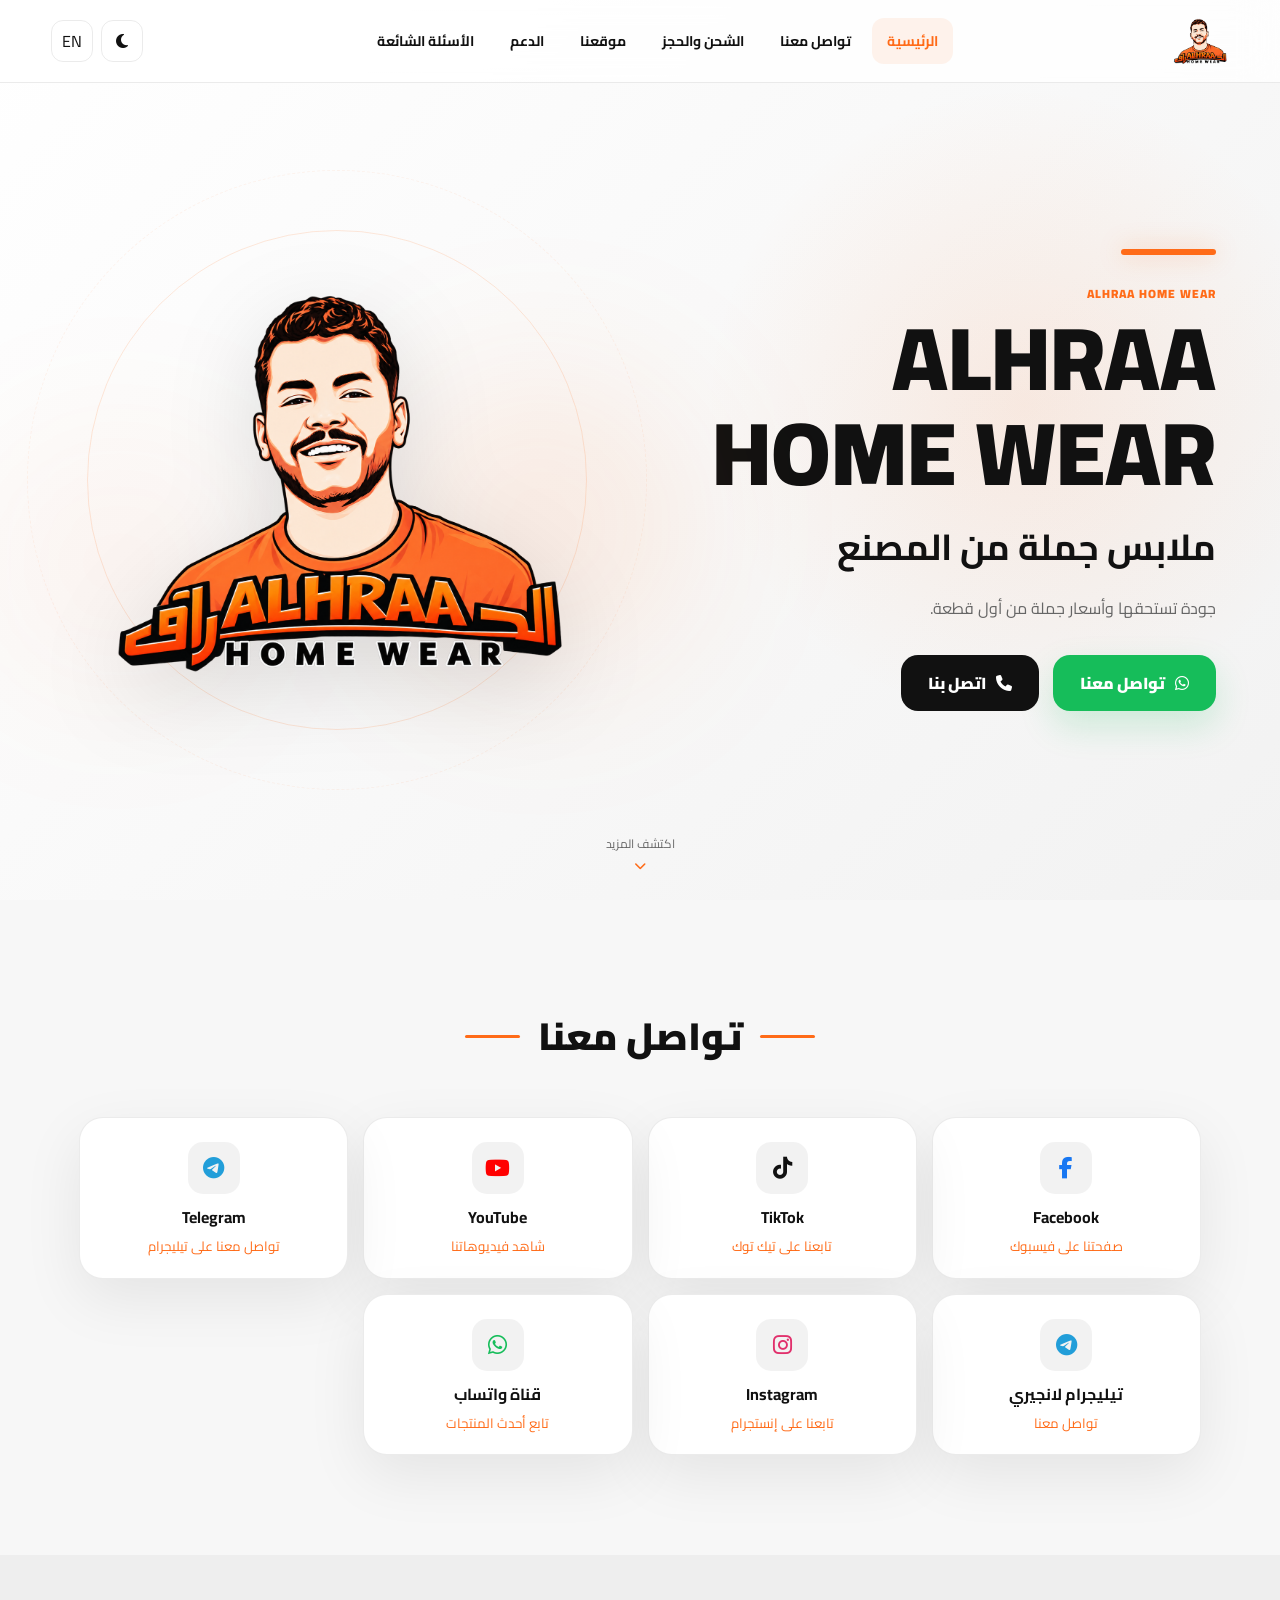
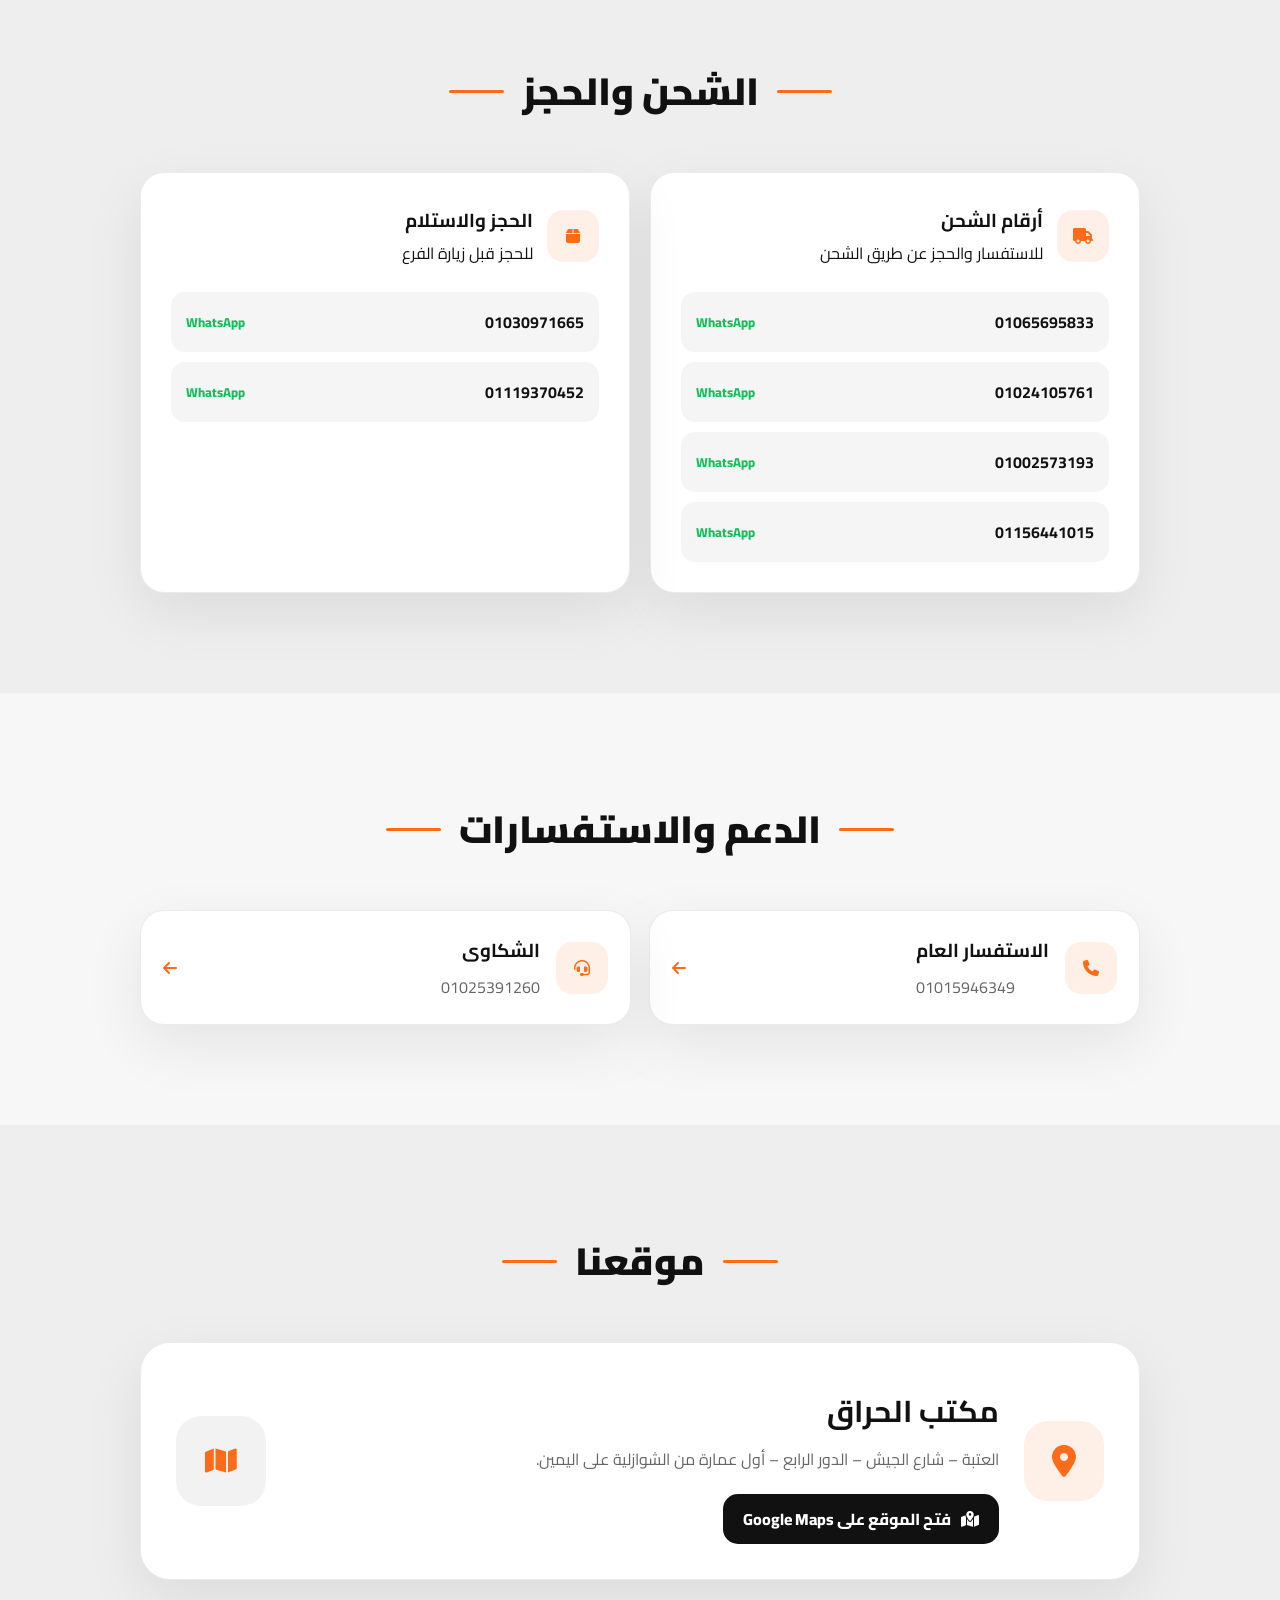
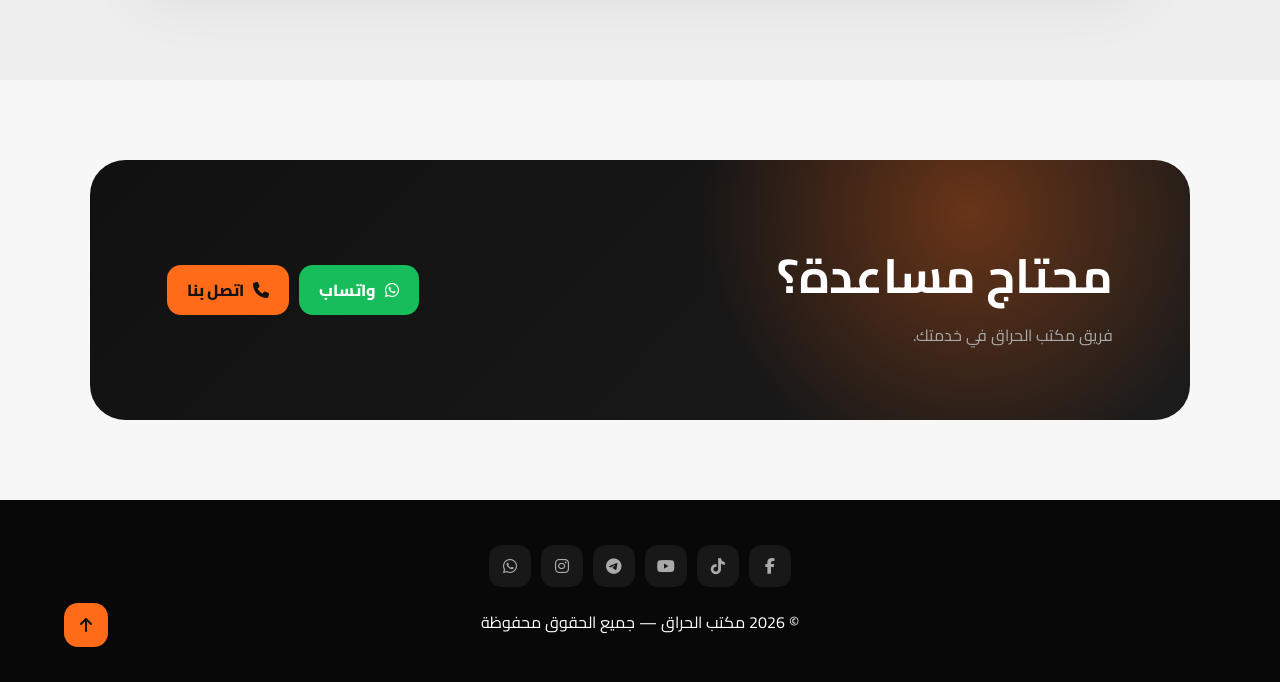
<file: index.html>
<!DOCTYPE html>
<html lang="ar" dir="rtl">

<head>

    <meta charset="UTF-8">

    <meta
        name="viewport"
        content="width=device-width, initial-scale=1.0, viewport-fit=cover"
    >

    <meta
        name="description"
        content="مكتب الحراق - ALHRAA Home Wear. ملابس جملة من المصنع، شراء وحجز وشحن داخل مصر وخارجها."
    >

    <meta
        name="theme-color"
        content="#080808"
    >

    <title>مكتب الحراق | ALHRAA</title>

    <link
        rel="stylesheet"
        href="style.css"
    >

    <link
        rel="stylesheet"
        href="https://cdnjs.cloudflare.com/ajax/libs/font-awesome/6.5.2/css/all.min.css"
    >

</head>


<body>


<!-- =====================================================
     HEADER
===================================================== -->

<header class="header" id="header">

    <div class="header-container">


        <a
            href="#home"
            class="brand"
            aria-label="ALHRAA Home"
        >

            <img
                src="assets/images/logo.png"
                alt="ALHRAA Home Wear"
            >

        </a>


        <nav
            class="nav"
            id="main-nav"
        >

            <a
                href="#home"
                data-ar="الرئيسية"
                data-en="Home"
            >
                الرئيسية
            </a>


            <a
                href="#contact"
                data-ar="تواصل معنا"
                data-en="Contact"
            >
                تواصل معنا
            </a>


            <a
                href="#shipping"
                data-ar="الشحن والحجز"
                data-en="Shipping & Booking"
            >
                الشحن والحجز
            </a>


            <a
                href="#location"
                data-ar="موقعنا"
                data-en="Location"
            >
                موقعنا
            </a>


            <a
                href="#support"
                data-ar="الدعم"
                data-en="Support"
            >
                الدعم
            </a>


            <a
                href="faq.html"
                data-ar="الأسئلة الشائعة"
                data-en="FAQ"
            >
                الأسئلة الشائعة
            </a>

        </nav>


        <div class="controls">

            <button
                id="theme-toggle"
                class="control-btn"
                type="button"
                aria-label="Toggle theme"
            >

                <i class="fa-solid fa-moon"></i>

            </button>


            <button
                id="language-toggle"
                class="language-btn"
                type="button"
                aria-label="Change language"
            >
                EN
            </button>


            <button
                id="menu-toggle"
                class="menu-btn"
                type="button"
                aria-label="Open menu"
                aria-expanded="false"
            >

                <i class="fa-solid fa-bars"></i>

            </button>

        </div>

    </div>

</header>



<!-- =====================================================
     HERO
===================================================== -->

<main>

<section
    class="hero"
    id="home"
>

    <div class="hero-content">


        <div class="hero-text reveal">

            <div class="orange-line"></div>

            <span
                class="eyebrow"
                data-ar="ALHRAA HOME WEAR"
                data-en="ALHRAA HOME WEAR"
            >
                ALHRAA HOME WEAR
            </span>


            <h1 class="brand-title">

                <span>ALHRAA</span>

                <span>HOME WEAR</span>

            </h1>


            <h2
                data-ar="ملابس جملة من المصنع"
                data-en="Wholesale Clothing Direct From The Factory"
            >
                ملابس جملة من المصنع
            </h2>


            <p
                data-ar="جودة تستحقها وأسعار جملة من أول قطعة."
                data-en="Quality you deserve with wholesale prices from the first piece."
            >
                جودة تستحقها وأسعار جملة من أول قطعة.
            </p>


            <div class="hero-buttons">

                <a
                    href="https://wa.me/201015946349"
                    target="_blank"
                    rel="noopener noreferrer"
                    class="btn whatsapp-btn"
                >

                    <i class="fa-brands fa-whatsapp"></i>

                    <span
                        data-ar="تواصل معنا"
                        data-en="Contact Us"
                    >
                        تواصل معنا
                    </span>

                </a>


                <a
                    href="tel:01015946349"
                    class="btn call-btn"
                >

                    <i class="fa-solid fa-phone"></i>

                    <span
                        data-ar="اتصل بنا"
                        data-en="Call Us"
                    >
                        اتصل بنا
                    </span>

                </a>

            </div>

        </div>



        <div class="hero-logo reveal">

            <div class="logo-orbit orbit-one"></div>

            <div class="logo-orbit orbit-two"></div>

            <div class="hero-glow glow-one"></div>

            <div class="hero-glow glow-two"></div>


            <img
                src="assets/images/logo.png"
                alt="ALHRAA Home Wear"
            >

        </div>

    </div>


    <div class="scroll-hint">

        <span
            data-ar="اكتشف المزيد"
            data-en="Discover More"
        >
            اكتشف المزيد
        </span>

        <i class="fa-solid fa-chevron-down"></i>

    </div>

</section>



<!-- =====================================================
     SOCIAL
===================================================== -->

<section
    class="section"
    id="contact"
>

    <div class="section-title reveal">

        <span></span>

        <h2
            data-ar="تواصل معنا"
            data-en="Contact Us"
        >
            تواصل معنا
        </h2>

        <span></span>

    </div>


    <div class="social-grid">


        <a
            href="https://www.facebook.com/Asdfghjklz0789/"
            target="_blank"
            rel="noopener noreferrer"
            class="social-card facebook reveal"
        >

            <div class="social-icon">
                <i class="fa-brands fa-facebook-f"></i>
            </div>

            <strong>Facebook</strong>

            <small
                data-ar="صفحتنا على فيسبوك"
                data-en="Our Facebook Page"
            >
                صفحتنا على فيسبوك
            </small>

        </a>



        <a
            href="https://www.tiktok.com/@youssefshaban.21"
            target="_blank"
            rel="noopener noreferrer"
            class="social-card tiktok reveal"
        >

            <div class="social-icon">
                <i class="fa-brands fa-tiktok"></i>
            </div>

            <strong>TikTok</strong>

            <small
                data-ar="تابعنا على تيك توك"
                data-en="Follow us on TikTok"
            >
                تابعنا على تيك توك
            </small>

        </a>



        <a
            href="https://www.youtube.com/@youssefshaban.21"
            target="_blank"
            rel="noopener noreferrer"
            class="social-card youtube reveal"
        >

            <div class="social-icon">
                <i class="fa-brands fa-youtube"></i>
            </div>

            <strong>YouTube</strong>

            <small
                data-ar="شاهد فيديوهاتنا"
                data-en="Watch Our Videos"
            >
                شاهد فيديوهاتنا
            </small>

        </a>



        <a
            href="https://t.me/dw86gWIP5mJmNmY0"
            target="_blank"
            rel="noopener noreferrer"
            class="social-card telegram reveal"
        >

            <div class="social-icon">
                <i class="fa-brands fa-telegram"></i>
            </div>

            <strong>Telegram</strong>

            <small
                data-ar="تواصل معنا على تيليجرام"
                data-en="Contact us on Telegram"
            >
                تواصل معنا على تيليجرام
            </small>

        </a>



        <a
            href="https://t.me/edghyi"
            target="_blank"
            rel="noopener noreferrer"
            class="social-card telegram reveal"
        >

            <div class="social-icon">
                <i class="fa-brands fa-telegram"></i>
            </div>

            <strong
                data-ar="تيليجرام لانجيري"
                data-en="Lingerie Telegram"
            >
                تيليجرام لانجيري
            </strong>

            <small
                data-ar="تواصل معنا"
                data-en="Contact Us"
            >
                تواصل معنا
            </small>

        </a>



        <a
            href="https://www.instagram.com/youssef_shabaan21/"
            target="_blank"
            rel="noopener noreferrer"
            class="social-card instagram reveal"
        >

            <div class="social-icon">
                <i class="fa-brands fa-instagram"></i>
            </div>

            <strong>Instagram</strong>

            <small
                data-ar="تابعنا على إنستجرام"
                data-en="Follow us on Instagram"
            >
                تابعنا على إنستجرام
            </small>

        </a>



        <a
            href="https://whatsapp.com/channel/0029VaPSpGYld7nGLLQtTl21"
            target="_blank"
            rel="noopener noreferrer"
            class="social-card whatsapp reveal"
        >

            <div class="social-icon">
                <i class="fa-brands fa-whatsapp"></i>
            </div>

            <strong
                data-ar="قناة واتساب"
                data-en="WhatsApp Channel"
            >
                قناة واتساب
            </strong>

            <small
                data-ar="تابع أحدث المنتجات"
                data-en="Follow Our Latest Products"
            >
                تابع أحدث المنتجات
            </small>

        </a>

    </div>

</section>



<!-- =====================================================
     SHIPPING
===================================================== -->

<section
    class="section section-alt"
    id="shipping"
>

    <div class="section-title reveal">

        <span></span>

        <h2
            data-ar="الشحن والحجز"
            data-en="Shipping & Booking"
        >
            الشحن والحجز
        </h2>

        <span></span>

    </div>


    <div class="cards-grid">


        <div class="info-card reveal">

            <div class="card-heading">

                <div class="card-icon">

                    <i class="fa-solid fa-truck"></i>

                </div>

                <div>

                    <h3
                        data-ar="أرقام الشحن"
                        data-en="Shipping Numbers"
                    >
                        أرقام الشحن
                    </h3>

                    <p
                        data-ar="للاستفسار والحجز عن طريق الشحن"
                        data-en="For shipping inquiries and orders"
                    >
                        للاستفسار والحجز عن طريق الشحن
                    </p>

                </div>

            </div>


            <div class="phone-list">

                <a href="https://wa.me/201065695833" target="_blank" rel="noopener noreferrer">
                    <b>01065695833</b>
                    <span>WhatsApp</span>
                </a>

                <a href="https://wa.me/201024105761" target="_blank" rel="noopener noreferrer">
                    <b>01024105761</b>
                    <span>WhatsApp</span>
                </a>

                <a href="https://wa.me/201002573193" target="_blank" rel="noopener noreferrer">
                    <b>01002573193</b>
                    <span>WhatsApp</span>
                </a>

                <a href="https://wa.me/201156441015" target="_blank" rel="noopener noreferrer">
                    <b>01156441015</b>
                    <span>WhatsApp</span>
                </a>

            </div>

        </div>



        <div class="info-card reveal">

            <div class="card-heading">

                <div class="card-icon">

                    <i class="fa-solid fa-box"></i>

                </div>

                <div>

                    <h3
                        data-ar="الحجز والاستلام"
                        data-en="Booking & Pickup"
                    >
                        الحجز والاستلام
                    </h3>

                    <p
                        data-ar="للحجز قبل زيارة الفرع"
                        data-en="Book before visiting the branch"
                    >
                        للحجز قبل زيارة الفرع
                    </p>

                </div>

            </div>


            <div class="phone-list">

                <a href="https://wa.me/201030971665" target="_blank" rel="noopener noreferrer">
                    <b>01030971665</b>
                    <span>WhatsApp</span>
                </a>

                <a href="https://wa.me/201119370452" target="_blank" rel="noopener noreferrer">
                    <b>01119370452</b>
                    <span>WhatsApp</span>
                </a>

            </div>

        </div>

    </div>

</section>



<!-- =====================================================
     SUPPORT
===================================================== -->

<section class="section">

    <div class="section-title reveal">

        <span></span>

        <h2
            data-ar="الدعم والاستفسارات"
            data-en="Support & Inquiries"
        >
            الدعم والاستفسارات
        </h2>

        <span></span>

    </div>


    <div class="support-grid">


        <a
            href="tel:01015946349"
            class="support-card reveal"
        >

            <div class="support-icon">

                <i class="fa-solid fa-phone"></i>

            </div>

            <div>

                <h3
                    data-ar="الاستفسار العام"
                    data-en="General Inquiries"
                >
                    الاستفسار العام
                </h3>

                <p>01015946349</p>

            </div>

            <b>
                <i class="fa-solid fa-arrow-left"></i>
            </b>

        </a>



        <a
            href="tel:01025391260"
            class="support-card reveal"
        >

            <div class="support-icon">

                <i class="fa-solid fa-headset"></i>

            </div>

            <div>

                <h3
                    data-ar="الشكاوى"
                    data-en="Complaints"
                >
                    الشكاوى
                </h3>

                <p>01025391260</p>

            </div>

            <b>
                <i class="fa-solid fa-arrow-left"></i>
            </b>

        </a>

    </div>

</section>



<!-- =====================================================
     LOCATION
===================================================== -->

<section
    class="location-section"
    id="location"
>

    <div class="section-title reveal">

        <span></span>

        <h2
            data-ar="موقعنا"
            data-en="Our Location"
        >
            موقعنا
        </h2>

        <span></span>

    </div>


    <div class="location-card reveal">


        <div class="location-icon">

            <i class="fa-solid fa-location-dot"></i>

        </div>


        <div class="location-text">

            <h3
                data-ar="مكتب الحراق"
                data-en="ALHRAA Office"
            >
                مكتب الحراق
            </h3>


            <p
                data-ar="العتبة – شارع الجيش – الدور الرابع – أول عمارة من الشوازلية على اليمين."
                data-en="Al Ataba – El Geish Street – 4th Floor – First building from El Shawazleya on the right."
            >
                العتبة – شارع الجيش – الدور الرابع – أول عمارة من الشوازلية على اليمين.
            </p>


            <a
                href="https://www.google.com/maps/search/?api=1&query=مكتب%20الحراق%20العتبة"
                target="_blank"
                rel="noopener noreferrer"
                class="maps-btn"
            >

                <i class="fa-solid fa-map-location-dot"></i>

                <span
                    data-ar="فتح الموقع على Google Maps"
                    data-en="Open in Google Maps"
                >
                    فتح الموقع على Google Maps
                </span>

            </a>

        </div>


        <div class="map-badge">

            <i class="fa-solid fa-map"></i>

        </div>

    </div>

</section>



<!-- =====================================================
     SUPPORT BANNER
===================================================== -->

<section
    class="support-banner reveal"
    id="support"
>

    <div>

        <h2
            data-ar="محتاج مساعدة؟"
            data-en="Need Help?"
        >
            محتاج مساعدة؟
        </h2>

        <p
            data-ar="فريق مكتب الحراق في خدمتك."
            data-en="ALHRAA team is here to help you."
        >
            فريق مكتب الحراق في خدمتك.
        </p>

    </div>


    <div class="support-actions">

        <a
            href="https://wa.me/201015946349"
            target="_blank"
            rel="noopener noreferrer"
            class="support-btn green"
        >

            <i class="fa-brands fa-whatsapp"></i>

            <span
                data-ar="واتساب"
                data-en="WhatsApp"
            >
                واتساب
            </span>

        </a>


        <a
            href="tel:01015946349"
            class="support-btn orange"
        >

            <i class="fa-solid fa-phone"></i>

            <span
                data-ar="اتصل بنا"
                data-en="Call Us"
            >
                اتصل بنا
            </span>

        </a>

    </div>

</section>

</main>



<!-- =====================================================
     FOOTER
===================================================== -->

<footer class="footer">


    <div class="footer-social">


        <a
            href="https://www.facebook.com/Asdfghjklz0789/"
            target="_blank"
            rel="noopener noreferrer"
            aria-label="Facebook"
        >
            <i class="fa-brands fa-facebook-f"></i>
        </a>


        <a
            href="https://www.tiktok.com/@youssefshaban.21"
            target="_blank"
            rel="noopener noreferrer"
            aria-label="TikTok"
        >
            <i class="fa-brands fa-tiktok"></i>
        </a>


        <a
            href="https://www.youtube.com/@youssefshaban.21"
            target="_blank"
            rel="noopener noreferrer"
            aria-label="YouTube"
        >
            <i class="fa-brands fa-youtube"></i>
        </a>


        <a
            href="https://t.me/dw86gWIP5mJmNmY0"
            target="_blank"
            rel="noopener noreferrer"
            aria-label="Telegram"
        >
            <i class="fa-brands fa-telegram"></i>
        </a>


        <a
            href="https://www.instagram.com/youssef_shabaan21/"
            target="_blank"
            rel="noopener noreferrer"
            aria-label="Instagram"
        >
            <i class="fa-brands fa-instagram"></i>
        </a>


        <a
            href="https://whatsapp.com/channel/0029VaPSpGYld7nGLLQtTl21"
            target="_blank"
            rel="noopener noreferrer"
            aria-label="WhatsApp"
        >
            <i class="fa-brands fa-whatsapp"></i>
        </a>

    </div>


    <p>

        © <span id="current-year">2026</span>

        مكتب الحراق — جميع الحقوق محفوظة

    </p>


    <button
        id="top-button"
        type="button"
        aria-label="Back to top"
    >

        <i class="fa-solid fa-arrow-up"></i>

    </button>

</footer>



<script src="script.js"></script>

</body>

</html>
</file>
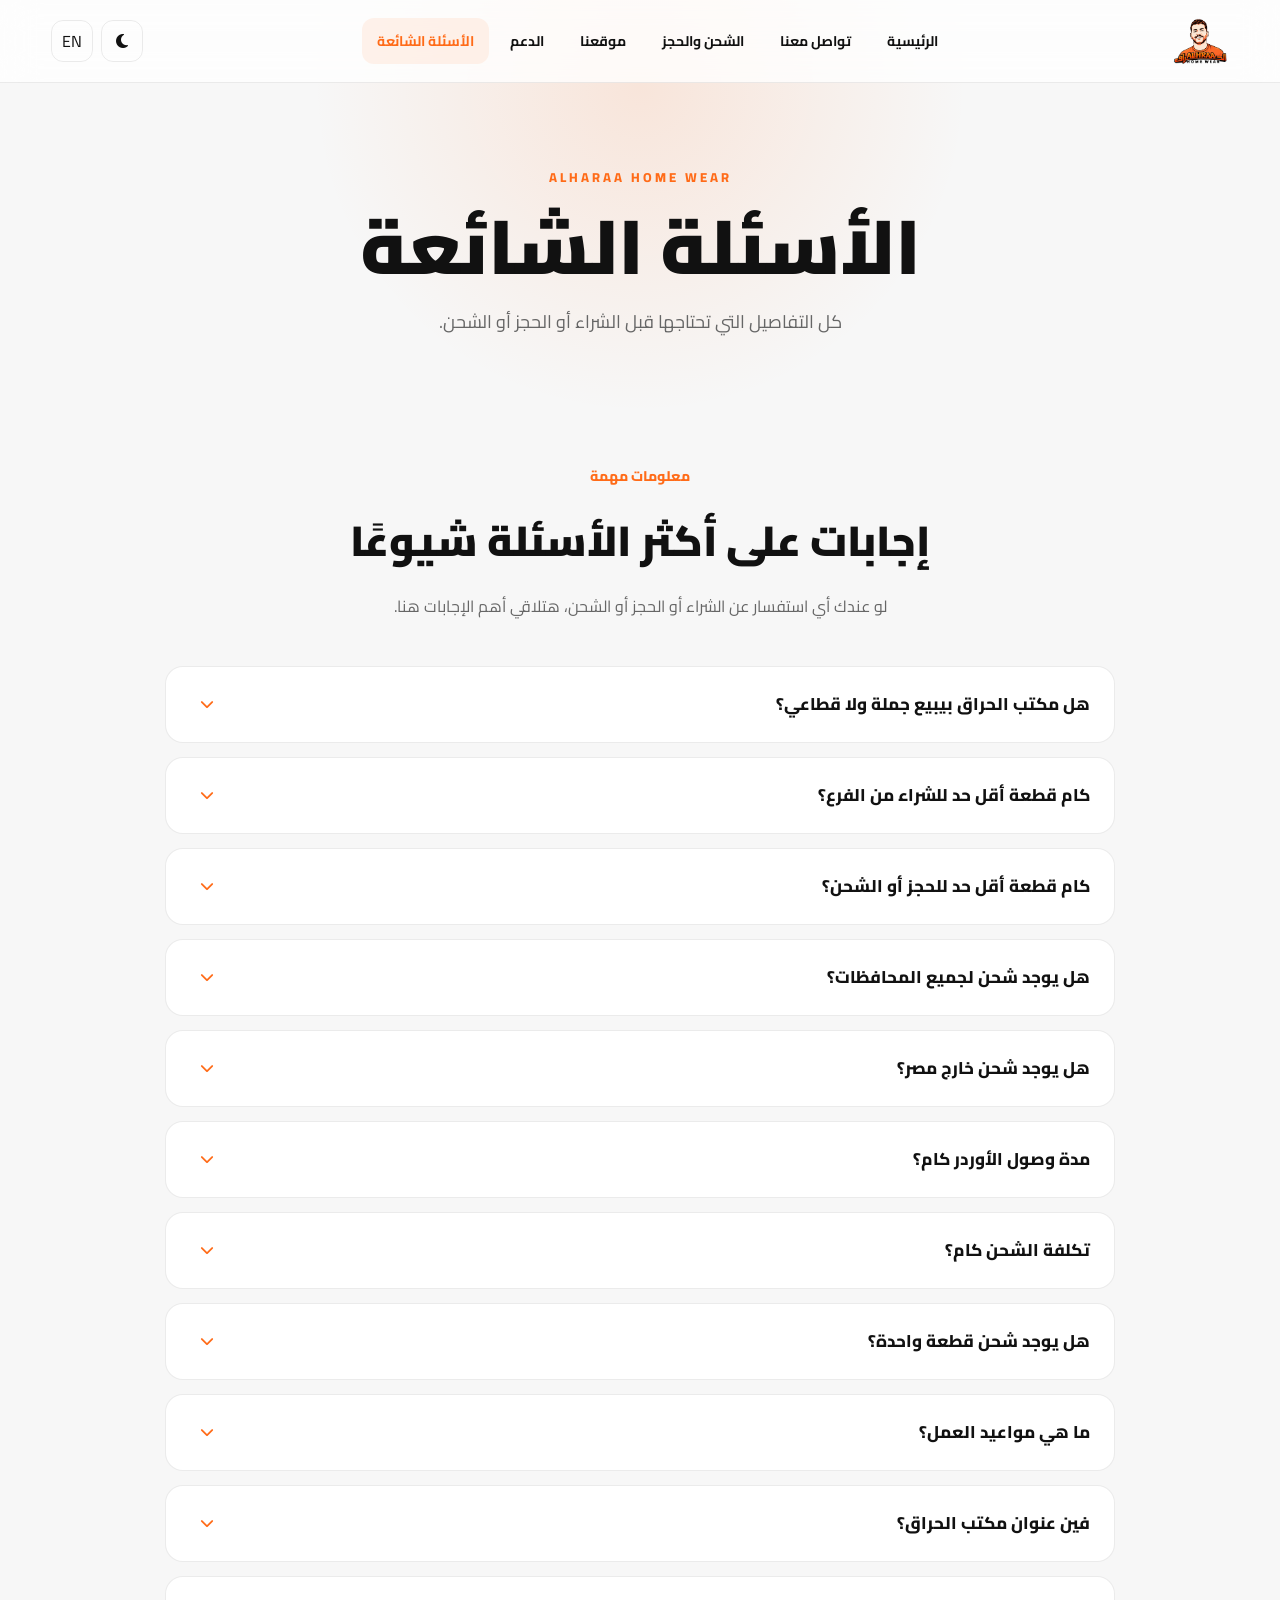
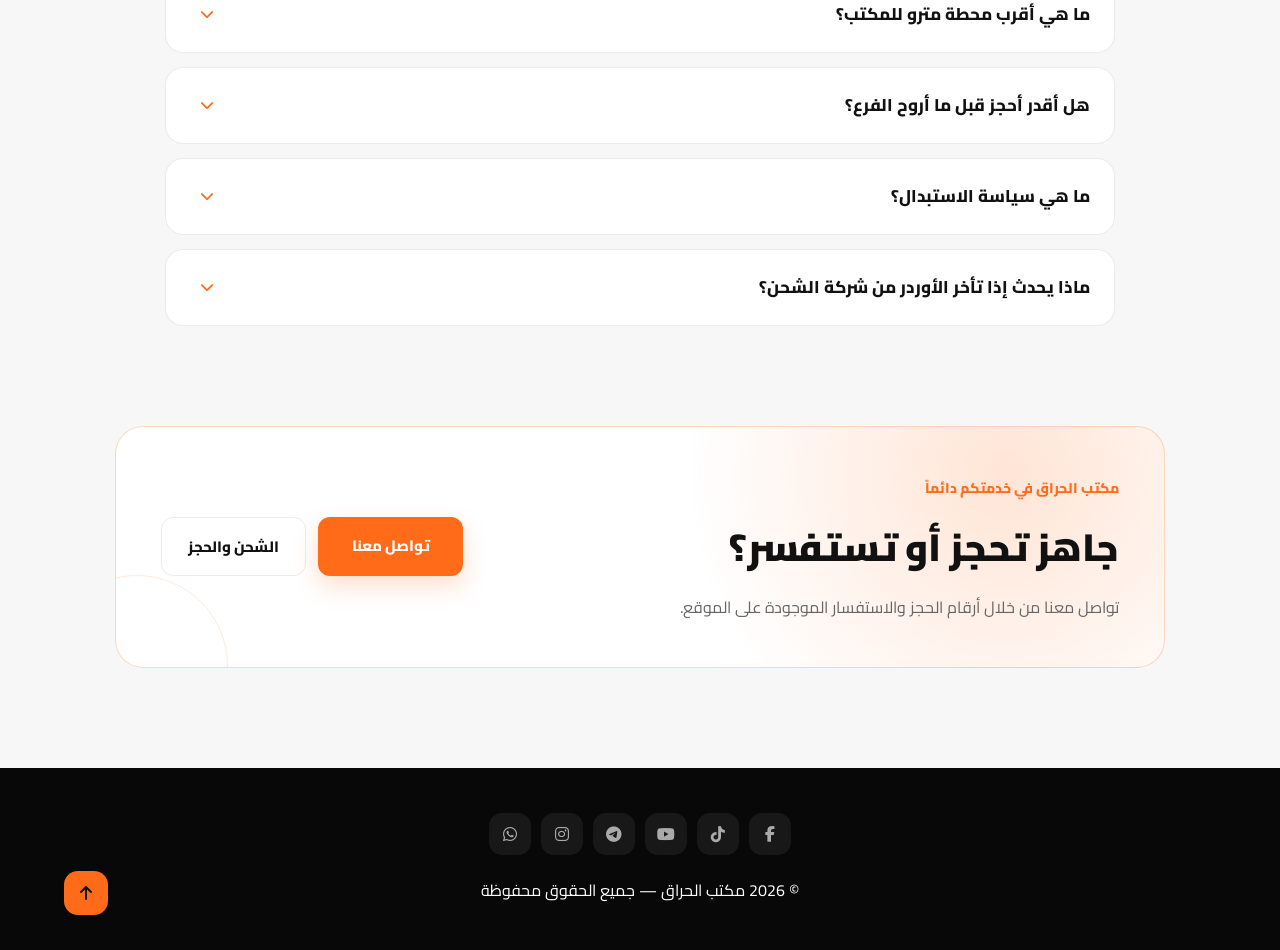
<file: faq.html>
<!DOCTYPE html>
<html lang="ar" dir="rtl">

<head>

    <meta charset="UTF-8">

    <meta
        name="viewport"
        content="width=device-width, initial-scale=1.0, viewport-fit=cover"
    >

    <meta
        name="description"
        content="الأسئلة الشائعة حول الشراء والحجز والشحن والاستبدال في مكتب الحراق - ALHRAA Home Wear."
    >

    <meta
        name="theme-color"
        content="#080808"
    >

    <title>الأسئلة الشائعة | مكتب الحراق</title>

    <link
        rel="stylesheet"
        href="style.css"
    >

    <link
        rel="stylesheet"
        href="https://cdnjs.cloudflare.com/ajax/libs/font-awesome/6.5.2/css/all.min.css"
    >

</head>


<body>


<!-- =====================================================
     HEADER
===================================================== -->

<header class="header" id="header">

    <div class="header-container">


        <a
            href="index.html"
            class="brand"
            aria-label="ALHRAA Home"
        >

            <img
                src="assets/images/logo.png"
                alt="ALHRAA Home Wear"
            >

        </a>


        <nav
            class="nav"
            id="main-nav"
        >

            <a
                href="index.html#home"
                data-ar="الرئيسية"
                data-en="Home"
            >
                الرئيسية
            </a>


            <a
                href="index.html#contact"
                data-ar="تواصل معنا"
                data-en="Contact"
            >
                تواصل معنا
            </a>


            <a
                href="index.html#shipping"
                data-ar="الشحن والحجز"
                data-en="Shipping & Booking"
            >
                الشحن والحجز
            </a>


            <a
                href="index.html#location"
                data-ar="موقعنا"
                data-en="Location"
            >
                موقعنا
            </a>


            <a
                href="index.html#support"
                data-ar="الدعم"
                data-en="Support"
            >
                الدعم
            </a>


            <a
                href="faq.html"
                class="active"
                data-ar="الأسئلة الشائعة"
                data-en="FAQ"
            >
                الأسئلة الشائعة
            </a>

        </nav>


        <div class="controls">

            <button
                id="theme-toggle"
                class="control-btn"
                type="button"
                aria-label="Toggle theme"
            >
                <i class="fa-solid fa-moon"></i>
            </button>


            <button
                id="language-toggle"
                class="language-btn"
                type="button"
                aria-label="Change language"
            >
                EN
            </button>


            <button
                id="menu-toggle"
                class="menu-btn"
                type="button"
                aria-label="Open menu"
                aria-expanded="false"
            >
                <i class="fa-solid fa-bars"></i>
            </button>

        </div>

    </div>

</header>



<!-- =====================================================
     FAQ PAGE
===================================================== -->

<main class="faq-page">


    <section class="faq-hero">

        <div class="faq-hero-content reveal">


            <span
                class="faq-eyebrow"
                data-ar="ALHARAA HOME WEAR"
                data-en="ALHARAA HOME WEAR"
            >
                ALHARAA HOME WEAR
            </span>


            <h1
                data-ar="الأسئلة الشائعة"
                data-en="Frequently Asked Questions"
            >
                الأسئلة الشائعة
            </h1>


            <p
                data-ar="كل التفاصيل التي تحتاجها قبل الشراء أو الحجز أو الشحن."
                data-en="Everything you need to know before buying, booking, or shipping."
            >
                كل التفاصيل التي تحتاجها قبل الشراء أو الحجز أو الشحن.
            </p>


        </div>

    </section>



    <section class="faq-section">

        <div class="faq-container">


            <div class="faq-heading reveal">

                <span
                    data-ar="معلومات مهمة"
                    data-en="Important Information"
                >
                    معلومات مهمة
                </span>


                <h2
                    data-ar="إجابات على أكثر الأسئلة شيوعًا"
                    data-en="Answers to the Most Common Questions"
                >
                    إجابات على أكثر الأسئلة شيوعًا
                </h2>


                <p
                    data-ar="لو عندك أي استفسار عن الشراء أو الحجز أو الشحن، هتلاقي أهم الإجابات هنا."
                    data-en="If you have questions about buying, booking, or shipping, you'll find the most important answers here."
                >
                    لو عندك أي استفسار عن الشراء أو الحجز أو الشحن، هتلاقي أهم الإجابات هنا.
                </p>

            </div>



            <div class="faq-list">


                <div class="faq-item reveal">

                    <button
                        class="faq-question"
                        type="button"
                        aria-expanded="false"
                    >

                        <span
                            data-ar="هل مكتب الحراق بيبيع جملة ولا قطاعي؟"
                            data-en="Does ALHRAA sell wholesale or retail?"
                        >
                            هل مكتب الحراق بيبيع جملة ولا قطاعي؟
                        </span>


                        <span class="faq-icon">

                            <i class="fa-solid fa-chevron-down"></i>

                        </span>

                    </button>


                    <div class="faq-answer">

                        <p
                            data-ar="مكتب الحراق بيبيع قطاعي بسعر الجملة، والأسعار جملة من أول قطعة."
                            data-en="ALHRAA sells retail at wholesale prices. Wholesale prices are available from the first piece."
                        >
                            مكتب الحراق بيبيع قطاعي بسعر الجملة، والأسعار جملة من أول قطعة.
                        </p>

                    </div>

                </div>



                <div class="faq-item reveal">

                    <button
                        class="faq-question"
                        type="button"
                        aria-expanded="false"
                    >

                        <span
                            data-ar="كام قطعة أقل حد للشراء من الفرع؟"
                            data-en="What is the minimum quantity when buying from the branch?"
                        >
                            كام قطعة أقل حد للشراء من الفرع؟
                        </span>


                        <span class="faq-icon">
                            <i class="fa-solid fa-chevron-down"></i>
                        </span>

                    </button>


                    <div class="faq-answer">

                        <p
                            data-ar="من الفرع تقدر تشتري قطعة واحدة عادي."
                            data-en="You can purchase just one piece directly from the branch."
                        >
                            من الفرع تقدر تشتري قطعة واحدة عادي.
                        </p>

                    </div>

                </div>



                <div class="faq-item reveal">

                    <button
                        class="faq-question"
                        type="button"
                        aria-expanded="false"
                    >

                        <span
                            data-ar="كام قطعة أقل حد للحجز أو الشحن؟"
                            data-en="What is the minimum quantity for booking or shipping?"
                        >
                            كام قطعة أقل حد للحجز أو الشحن؟
                        </span>


                        <span class="faq-icon">
                            <i class="fa-solid fa-chevron-down"></i>
                        </span>

                    </button>


                    <div class="faq-answer">

                        <p
                            data-ar="الحد الأدنى للحجز أو الشحن هو 3 قطع."
                            data-en="The minimum quantity for booking or shipping is 3 pieces."
                        >
                            الحد الأدنى للحجز أو الشحن هو 3 قطع.
                        </p>

                    </div>

                </div>



                <div class="faq-item reveal">

                    <button
                        class="faq-question"
                        type="button"
                        aria-expanded="false"
                    >

                        <span
                            data-ar="هل يوجد شحن لجميع المحافظات؟"
                            data-en="Do you ship to all Egyptian governorates?"
                        >
                            هل يوجد شحن لجميع المحافظات؟
                        </span>


                        <span class="faq-icon">
                            <i class="fa-solid fa-chevron-down"></i>
                        </span>

                    </button>


                    <div class="faq-answer">

                        <p
                            data-ar="نعم، متاح الشحن لجميع محافظات مصر."
                            data-en="Yes, shipping is available to all Egyptian governorates."
                        >
                            نعم، متاح الشحن لجميع محافظات مصر.
                        </p>

                    </div>

                </div>



                <div class="faq-item reveal">

                    <button
                        class="faq-question"
                        type="button"
                        aria-expanded="false"
                    >

                        <span
                            data-ar="هل يوجد شحن خارج مصر؟"
                            data-en="Do you offer international shipping?"
                        >
                            هل يوجد شحن خارج مصر؟
                        </span>


                        <span class="faq-icon">
                            <i class="fa-solid fa-chevron-down"></i>
                        </span>

                    </button>


                    <div class="faq-answer">

                        <p
                            data-ar="نعم، متاح الشحن لمعظم الدول."
                            data-en="Yes, international shipping is available to most countries."
                        >
                            نعم، متاح الشحن لمعظم الدول.
                        </p>

                    </div>

                </div>



                <div class="faq-item reveal">

                    <button
                        class="faq-question"
                        type="button"
                        aria-expanded="false"
                    >

                        <span
                            data-ar="مدة وصول الأوردر كام؟"
                            data-en="How long does the order take to arrive?"
                        >
                            مدة وصول الأوردر كام؟
                        </span>


                        <span class="faq-icon">
                            <i class="fa-solid fa-chevron-down"></i>
                        </span>

                    </button>


                    <div class="faq-answer">

                        <p
                            data-ar="مدة الوصول المعتادة من 2 إلى 3 أيام عمل."
                            data-en="The usual delivery time is 2 to 3 business days."
                        >
                            مدة الوصول المعتادة من 2 إلى 3 أيام عمل.
                        </p>

                    </div>

                </div>



                <div class="faq-item reveal">

                    <button
                        class="faq-question"
                        type="button"
                        aria-expanded="false"
                    >

                        <span
                            data-ar="تكلفة الشحن كام؟"
                            data-en="How much does shipping cost?"
                        >
                            تكلفة الشحن كام؟
                        </span>


                        <span class="faq-icon">
                            <i class="fa-solid fa-chevron-down"></i>
                        </span>

                    </button>


                    <div class="faq-answer">

                        <p
                            data-ar="تكلفة الشحن من 85 إلى 150 جنيه، حسب المحافظة وشركة الشحن."
                            data-en="Shipping costs range from EGP 85 to EGP 150, depending on the governorate and shipping company."
                        >
                            تكلفة الشحن من 85 إلى 150 جنيه، حسب المحافظة وشركة الشحن.
                        </p>

                    </div>

                </div>



                <div class="faq-item reveal">

                    <button
                        class="faq-question"
                        type="button"
                        aria-expanded="false"
                    >

                        <span
                            data-ar="هل يوجد شحن قطعة واحدة؟"
                            data-en="Can I ship just one piece?"
                        >
                            هل يوجد شحن قطعة واحدة؟
                        </span>


                        <span class="faq-icon">
                            <i class="fa-solid fa-chevron-down"></i>
                        </span>

                    </button>


                    <div class="faq-answer">

                        <p
                            data-ar="لا، أقل عدد للشحن هو 3 قطع، لتجنب فقدان الأوردر مع شركة الشحن."
                            data-en="No. The minimum shipping quantity is 3 pieces to avoid losing the order with the shipping company."
                        >
                            لا، أقل عدد للشحن هو 3 قطع، لتجنب فقدان الأوردر مع شركة الشحن.
                        </p>

                    </div>

                </div>



                <div class="faq-item reveal">

                    <button
                        class="faq-question"
                        type="button"
                        aria-expanded="false"
                    >

                        <span
                            data-ar="ما هي مواعيد العمل؟"
                            data-en="What are the working hours?"
                        >
                            ما هي مواعيد العمل؟
                        </span>


                        <span class="faq-icon">
                            <i class="fa-solid fa-chevron-down"></i>
                        </span>

                    </button>


                    <div class="faq-answer">

                        <p
                            data-ar="المكتب مفتوح كل يوم ما عدا الأحد، من الساعة 9 صباحًا حتى 8 مساءً."
                            data-en="The office is open every day except Sunday, from 9 AM to 8 PM."
                        >
                            المكتب مفتوح كل يوم ما عدا الأحد، من الساعة 9 صباحًا حتى 8 مساءً.
                        </p>

                    </div>

                </div>



                <div class="faq-item reveal">

                    <button
                        class="faq-question"
                        type="button"
                        aria-expanded="false"
                    >

                        <span
                            data-ar="فين عنوان مكتب الحراق؟"
                            data-en="Where is ALHRAA located?"
                        >
                            فين عنوان مكتب الحراق؟
                        </span>


                        <span class="faq-icon">
                            <i class="fa-solid fa-chevron-down"></i>
                        </span>

                    </button>


                    <div class="faq-answer">

                        <p
                            data-ar="العتبة – شارع الجيش – الدور الرابع – أول عمارة من الشوازلية على اليمين."
                            data-en="Al Ataba – El Geish Street – 4th Floor – First building from El Shawazleya on the right."
                        >
                            العتبة – شارع الجيش – الدور الرابع – أول عمارة من الشوازلية على اليمين.
                        </p>

                    </div>

                </div>



                <div class="faq-item reveal">

                    <button
                        class="faq-question"
                        type="button"
                        aria-expanded="false"
                    >

                        <span
                            data-ar="ما هي أقرب محطة مترو للمكتب؟"
                            data-en="What is the nearest metro station?"
                        >
                            ما هي أقرب محطة مترو للمكتب؟
                        </span>


                        <span class="faq-icon">
                            <i class="fa-solid fa-chevron-down"></i>
                        </span>

                    </button>


                    <div class="faq-answer">

                        <p
                            data-ar="أقرب محطة مترو هي باب الشعرية. بعد النزول اسأل عن شارع الشوازلية، والمكتب أول عمارة على اليمين في الدور الرابع."
                            data-en="The nearest metro station is Bab El Shaaria. After getting off, ask for El Shawazleya Street. The office is on the 4th floor of the first building on the right."
                        >
                            أقرب محطة مترو هي باب الشعرية. بعد النزول اسأل عن شارع الشوازلية، والمكتب أول عمارة على اليمين في الدور الرابع.
                        </p>

                    </div>

                </div>



                <div class="faq-item reveal">

                    <button
                        class="faq-question"
                        type="button"
                        aria-expanded="false"
                    >

                        <span
                            data-ar="هل أقدر أحجز قبل ما أروح الفرع؟"
                            data-en="Can I book before visiting the branch?"
                        >
                            هل أقدر أحجز قبل ما أروح الفرع؟
                        </span>


                        <span class="faq-icon">
                            <i class="fa-solid fa-chevron-down"></i>
                        </span>

                    </button>


                    <div class="faq-answer">

                        <p
                            data-ar="أيوه، تقدر تحجز من خلال أرقام الحجز الموجودة على الموقع."
                            data-en="Yes, you can book through the booking numbers available on the website."
                        >
                            أيوه، تقدر تحجز من خلال أرقام الحجز الموجودة على الموقع.
                        </p>

                    </div>

                </div>



                <div class="faq-item reveal">

                    <button
                        class="faq-question"
                        type="button"
                        aria-expanded="false"
                    >

                        <span
                            data-ar="ما هي سياسة الاستبدال؟"
                            data-en="What is the exchange policy?"
                        >
                            ما هي سياسة الاستبدال؟
                        </span>


                        <span class="faq-icon">
                            <i class="fa-solid fa-chevron-down"></i>
                        </span>

                    </button>


                    <div class="faq-answer">

                        <p
                            data-ar="الاستبدال متاح خلال 14 يومًا من استلام الأوردر، مع الاحتفاظ بالمنتج والفاتورة أو صورة منها."
                            data-en="Exchange is available within 14 days of receiving the order. The product and the invoice or a photo of it must be kept."
                        >
                            الاستبدال متاح خلال 14 يومًا من استلام الأوردر، مع الاحتفاظ بالمنتج والفاتورة أو صورة منها.
                        </p>

                    </div>

                </div>



                <div class="faq-item reveal">

                    <button
                        class="faq-question"
                        type="button"
                        aria-expanded="false"
                    >

                        <span
                            data-ar="ماذا يحدث إذا تأخر الأوردر من شركة الشحن؟"
                            data-en="What happens if the shipping company delays the order?"
                        >
                            ماذا يحدث إذا تأخر الأوردر من شركة الشحن؟
                        </span>


                        <span class="faq-icon">
                            <i class="fa-solid fa-chevron-down"></i>
                        </span>

                    </button>


                    <div class="faq-answer">

                        <p
                            data-ar="الأوردر بيصل عادة خلال 2 إلى 3 أيام عمل. في حالة تأخر شركة الشحن، المكتب غير مسؤول عن التأخير، ومسؤوليته تقتصر على بوليصة الشحن."
                            data-en="Orders usually arrive within 2 to 3 business days. If the shipping company causes a delay, the office is not responsible for the delay; its responsibility is limited to the shipping bill."
                        >
                            الأوردر بيصل عادة خلال 2 إلى 3 أيام عمل. في حالة تأخر شركة الشحن، المكتب غير مسؤول عن التأخير، ومسؤوليته تقتصر على بوليصة الشحن.
                        </p>

                    </div>

                </div>


            </div>

        </div>

    </section>



    <!-- =====================================================
         CTA
    ====================================================== -->

    <section class="faq-cta-section">

        <div class="faq-cta reveal">

            <div class="faq-cta-content">

                <span
                    data-ar="مكتب الحراق في خدمتكم دائماً"
                    data-en="ALHRAA is always at your service"
                >
                    مكتب الحراق في خدمتكم دائماً
                </span>


                <h2
                    data-ar="جاهز تحجز أو تستفسر؟"
                    data-en="Ready to book or ask a question?"
                >
                    جاهز تحجز أو تستفسر؟
                </h2>


                <p
                    data-ar="تواصل معنا من خلال أرقام الحجز والاستفسار الموجودة على الموقع."
                    data-en="Contact us through the booking and inquiry numbers available on our website."
                >
                    تواصل معنا من خلال أرقام الحجز والاستفسار الموجودة على الموقع.
                </p>

            </div>


            <div class="faq-cta-buttons">

                <a
                    href="index.html#contact"
                    class="faq-btn primary"
                    data-ar="تواصل معنا"
                    data-en="Contact Us"
                >
                    تواصل معنا
                </a>


                <a
                    href="index.html#shipping"
                    class="faq-btn secondary"
                    data-ar="الشحن والحجز"
                    data-en="Shipping & Booking"
                >
                    الشحن والحجز
                </a>

            </div>

        </div>

    </section>

</main>



<!-- =====================================================
     FOOTER
===================================================== -->

<footer class="footer">

    <div class="footer-social">

        <a
            href="https://www.facebook.com/Asdfghjklz0789/"
            target="_blank"
            rel="noopener noreferrer"
            aria-label="Facebook"
        >
            <i class="fa-brands fa-facebook-f"></i>
        </a>


        <a
            href="https://www.tiktok.com/@youssefshaban.21"
            target="_blank"
            rel="noopener noreferrer"
            aria-label="TikTok"
        >
            <i class="fa-brands fa-tiktok"></i>
        </a>


        <a
            href="https://www.youtube.com/@youssefshaban.21"
            target="_blank"
            rel="noopener noreferrer"
            aria-label="YouTube"
        >
            <i class="fa-brands fa-youtube"></i>
        </a>


        <a
            href="https://t.me/dw86gWIP5mJmNmY0"
            target="_blank"
            rel="noopener noreferrer"
            aria-label="Telegram"
        >
            <i class="fa-brands fa-telegram"></i>
        </a>


        <a
            href="https://www.instagram.com/youssef_shabaan21/"
            target="_blank"
            rel="noopener noreferrer"
            aria-label="Instagram"
        >
            <i class="fa-brands fa-instagram"></i>
        </a>


        <a
            href="https://whatsapp.com/channel/0029VaPSpGYld7nGLLQtTl21"
            target="_blank"
            rel="noopener noreferrer"
            aria-label="WhatsApp"
        >
            <i class="fa-brands fa-whatsapp"></i>
        </a>

    </div>


    <p>
        © <span id="current-year">2026</span>
        مكتب الحراق — جميع الحقوق محفوظة
    </p>


    <button
        id="top-button"
        type="button"
        aria-label="Back to top"
    >

        <i class="fa-solid fa-arrow-up"></i>

    </button>

</footer>



<script src="script.js"></script>

</body>

</html>
</file>
<file: style.css>
@import url('https://fonts.googleapis.com/css2?family=Cairo:wght@400;500;600;700;800;900&display=swap');


/* =====================================================
   ALHARAA WEBSITE
   MAIN CSS
===================================================== */


/* =====================================================
   VARIABLES
===================================================== */

:root {

    --orange: #ff6b18;
    --orange-light: #ff8a3d;

    --bg: #f7f7f7;
    --surface: #ffffff;
    --surface-2: #eeeeee;

    --text: #111111;
    --muted: #666666;

    --border: rgba(0, 0, 0, .08);

    --shadow:
        0 20px 60px rgba(0, 0, 0, .08);

    --radius: 24px;

    --transition:
        .35s cubic-bezier(.2, .7, .2, 1);
}


/* =====================================================
   RESET
===================================================== */

* {
    box-sizing: border-box;
    margin: 0;
    padding: 0;
}

html {
    scroll-behavior: smooth;
    scroll-padding-top: 90px;
}

body {
    font-family: "Cairo", sans-serif;
    background: var(--bg);
    color: var(--text);
    overflow-x: hidden;

    transition:
        background .5s ease,
        color .5s ease;
}

img {
    max-width: 100%;
}

button,
a {
    -webkit-tap-highlight-color: transparent;
}

a {
    color: inherit;
    text-decoration: none;
}

button {
    font: inherit;
}


/* =====================================================
   DARK MODE
===================================================== */

body.dark {

    --bg: #080808;
    --surface: #141414;
    --surface-2: #101010;

    --text: #f5f5f5;
    --muted: #aaaaaa;

    --border:
        rgba(255, 255, 255, .08);

    --shadow:
        0 25px 70px rgba(0, 0, 0, .45);
}


/* =====================================================
   HEADER
===================================================== */

.header {

    position: fixed;

    top: 0;
    right: 0;
    left: 0;

    z-index: 1000;

    padding: 12px 4%;

    background:
        rgba(255, 255, 255, .78);

    border-bottom:
        1px solid var(--border);

    backdrop-filter: blur(18px);
    -webkit-backdrop-filter: blur(18px);

    transition: .4s ease;
}

body.dark .header {
    background:
        rgba(8, 8, 8, .78);
}

.header-container {

    width: 100%;
    max-width: 1250px;

    margin: auto;

    display: flex;
    align-items: center;

    gap: 25px;
}

.brand {

    width: 58px;
    height: 58px;

    flex-shrink: 0;

    display: grid;
    place-items: center;
}

.brand img {

    width: 100%;
    height: 100%;

    object-fit: contain;
}

.nav {

    flex: 1;

    display: flex;

    justify-content: center;

    gap: 6px;
}

.nav a {

    padding: 10px 15px;

    border-radius: 12px;

    font-size: 14px;
    font-weight: 700;

    transition:
        var(--transition);
}

.nav a:hover,
.nav a.active {

    color: var(--orange);

    background:
        rgba(255, 107, 24, .08);
}

.controls {

    display: flex;

    gap: 8px;

    flex-shrink: 0;
}

.control-btn,
.language-btn,
.menu-btn {

    width: 42px;
    height: 42px;

    border:
        1px solid var(--border);

    border-radius: 12px;

    background: transparent;

    color: var(--text);

    cursor: pointer;

    display: grid;
    place-items: center;

    transition:
        var(--transition);
}

.control-btn:hover,
.language-btn:hover,
.menu-btn:hover {

    color: var(--orange);

    border-color:
        rgba(255, 107, 24, .4);

    transform:
        translateY(-2px);
}

.menu-btn {
    display: none;
}


/* =====================================================
   HERO
===================================================== */

.hero {

    min-height: 100svh;
    min-height: 100vh;

    position: relative;

    display: grid;
    place-items: center;

    padding:
        130px 5% 70px;

    overflow: hidden;

    background:
        radial-gradient(
            circle at 80% 45%,
            rgba(255, 107, 24, .10),
            transparent 28%
        ),
        linear-gradient(
            135deg,
            #ffffff,
            #f2f2f2
        );
}

body.dark .hero {

    background:
        radial-gradient(
            circle at 78% 48%,
            rgba(255, 107, 24, .16),
            transparent 28%
        ),
        radial-gradient(
            circle at 10% 20%,
            rgba(255, 107, 24, .07),
            transparent 25%
        ),
        #080808;
}

.hero-content {

    width: min(1200px, 100%);

    display: grid;

    grid-template-columns:
        1fr 1fr;

    align-items: center;

    gap: 60px;

    position: relative;
    z-index: 2;
}

.hero-text {

    text-align: right;

    min-width: 0;
}

.orange-line {

    width: 95px;
    height: 6px;

    border-radius: 50px;

    background:
        var(--orange);

    box-shadow:
        0 0 25px
        rgba(255, 107, 24, .35);

    margin-bottom: 22px;
}

.eyebrow {

    color:
        var(--orange);

    font-size: 12px;
    font-weight: 900;

    letter-spacing: 1px;
}


/* =====================================================
   BRAND TITLE
===================================================== */

.brand-title {

    margin-top: 8px;

    display: flex;

    flex-direction: column;

    align-items: flex-start;

    gap: 9px;

    font-size:
        clamp(52px, 7vw, 92px);

    line-height: .95;

    font-weight: 900;
}

.brand-title span {

    display: block;

    white-space: nowrap;
}


/* =====================================================
   HERO TEXT
===================================================== */

.hero h2 {

    font-size:
        clamp(22px, 3vw, 36px);

    margin-top: 18px;
}

.hero p {

    margin-top: 12px;

    color:
        var(--muted);

    font-size: 16px;
}

.hero-buttons {

    display: flex;

    gap: 14px;

    margin-top: 32px;
}

.btn {

    min-height: 56px;

    padding:
        0 27px;

    border-radius: 17px;

    display: inline-flex;

    align-items: center;

    justify-content: center;

    gap: 10px;

    font-weight: 900;

    position: relative;

    overflow: hidden;

    transition:
        var(--transition);
}

.btn:hover {

    transform:
        translateY(-5px);
}

.whatsapp-btn {

    color: white;

    background:
        #16bd5a;

    box-shadow:
        0 15px 35px
        rgba(22, 189, 90, .18);
}

.call-btn {

    color: white;

    background:
        #111;
}

body.dark .call-btn {

    color: #111;

    background:
        white;
}


/* =====================================================
   HERO LOGO
===================================================== */

.hero-logo {

    min-height: 520px;

    display: grid;

    place-items: center;

    position: relative;

    min-width: 0;
}

.hero-logo img {

    width:
        min(520px, 90%);

    position: relative;

    z-index: 2;

    object-fit: contain;

    animation:
        floatLogo 5s ease-in-out infinite;

    filter:
        drop-shadow(
            0 25px 45px
            rgba(0, 0, 0, .12)
        );
}

body.dark .hero-logo img {

    filter:
        drop-shadow(
            0 25px 50px
            rgba(255, 107, 24, .15)
        );
}

.logo-orbit {

    position: absolute;

    border:
        1px solid
        rgba(255, 107, 24, .15);

    border-radius: 50%;

    animation:
        orbit 10s linear infinite;

    pointer-events: none;
}

.orbit-one {

    width: 500px;
    height: 500px;
}

.orbit-two {

    width: 620px;
    height: 620px;

    border-style: dashed;

    opacity: .45;

    animation-direction:
        reverse;
}

.hero-glow {

    position: absolute;

    border-radius: 50%;

    filter:
        blur(80px);

    pointer-events: none;

    animation:
        glow 6s ease-in-out infinite;
}

.glow-one {

    width: 300px;
    height: 300px;

    background:
        rgba(255, 107, 24, .1);

    right: -80px;
    top: 30%;
}

.glow-two {

    width: 250px;
    height: 250px;

    background:
        rgba(255, 107, 24, .06);

    left: -70px;
    bottom: 10%;
}


/* =====================================================
   SCROLL HINT
===================================================== */

.scroll-hint {

    position: absolute;

    bottom: 28px;
    left: 50%;

    transform:
        translateX(-50%);

    display: flex;

    flex-direction: column;

    align-items: center;

    gap: 5px;

    color:
        var(--muted);

    font-size: 12px;

    animation:
        scrollHint 2s ease-in-out infinite;

    white-space: nowrap;
}

.scroll-hint i {
    color:
        var(--orange);
}


/* =====================================================
   SECTIONS
===================================================== */

.section {

    width: 100%;
    max-width: 1250px;

    margin: auto;

    padding:
        100px 5%;
}

.section-alt {

    max-width: none;

    background:
        var(--surface-2);
}

.section-title {

    display: flex;

    justify-content: center;

    align-items: center;

    gap: 18px;

    margin-bottom: 45px;
}

.section-title span {

    width: 55px;
    height: 3px;

    background:
        var(--orange);

    border-radius: 50px;

    flex-shrink: 0;
}

.section-title h2 {

    font-size:
        clamp(25px, 4vw, 38px);

    font-weight: 900;

    text-align: center;
}


/* =====================================================
   SOCIAL
===================================================== */

.social-grid {

    display: grid;

    grid-template-columns:
        repeat(4, 1fr);

    gap: 15px;
}

.social-card {

    min-height: 150px;

    padding: 24px;

    display: flex;

    flex-direction: column;

    align-items: center;

    justify-content: center;

    gap: 12px;

    text-align: center;

    border:
        1px solid var(--border);

    border-radius:
        var(--radius);

    background:
        var(--surface);

    box-shadow:
        var(--shadow);

    transition:
        var(--transition);
}

.social-card:hover {

    transform:
        translateY(-8px);

    border-color:
        rgba(255, 107, 24, .3);
}

.social-icon {

    width: 52px;
    height: 52px;

    display: grid;

    place-items: center;

    flex-shrink: 0;

    border-radius: 15px;

    background:
        rgba(128, 128, 128, .1);

    font-size: 22px;
}

.social-card strong {

    display: block;

    text-align: center;

    line-height: 1.4;
}

.social-card small {

    color:
        var(--orange);

    line-height: 1;
}

.facebook .social-icon {
    color: #1877f2;
}

.tiktok .social-icon {
    color: #111;
}

body.dark .tiktok .social-icon {
    color: white;
}

.youtube .social-icon {
    color: #f00;
}

.telegram .social-icon {
    color: #229ed9;
}

.instagram .social-icon {
    color: #e1306c;
}

.whatsapp .social-icon {
    color: #16bd5a;
}


/* =====================================================
   CARDS
===================================================== */

.cards-grid {

    width: 100%;
    max-width: 1000px;

    margin: auto;

    display: grid;

    grid-template-columns:
        repeat(2, 1fr);

    gap: 20px;
}

.info-card {

    padding: 30px;

    border-radius:
        var(--radius);

    border:
        1px solid var(--border);

    background:
        var(--surface);

    box-shadow:
        var(--shadow);
}

.card-heading {

    display: flex;

    align-items: center;

    gap: 14px;

    margin-bottom: 24px;
}

.card-heading h3 {
    min-width: 0;
}

.card-icon,
.support-icon {

    width: 52px;
    height: 52px;

    display: grid;

    place-items: center;

    flex-shrink: 0;

    border-radius: 16px;

    color:
        var(--orange);

    background:
        rgba(255, 107, 24, .1);
}

.phone-list {

    display: grid;

    gap: 10px;
}

.phone-list a {

    padding: 15px;

    display: flex;

    justify-content: space-between;

    align-items: center;

    gap: 10px;

    border-radius: 14px;

    background:
        rgba(128, 128, 128, .08);

    transition:
        var(--transition);
}

.phone-list a:hover {

    transform:
        translateX(-5px);

    background:
        rgba(255, 107, 24, .08);
}

.phone-list b {

    direction: ltr;

    white-space: nowrap;
}

.phone-list span {

    color:
        #16bd5a;

    font-size: 13px;

    font-weight: 800;

    white-space: nowrap;
}


/* =====================================================
   SUPPORT
===================================================== */

.support-grid {

    width: 100%;
    max-width: 1000px;

    margin: auto;

    display: grid;

    grid-template-columns:
        repeat(2, 1fr);

    gap: 18px;
}

.support-card {

    padding: 22px;

    display: flex;

    align-items: center;

    gap: 16px;

    border:
        1px solid var(--border);

    border-radius:
        var(--radius);

    background:
        var(--surface);

    box-shadow:
        var(--shadow);

    transition:
        var(--transition);
}

.support-card:hover {

    transform:
        translateY(-6px);
}

.support-card p {

    color:
        var(--muted);

    margin-top: 4px;

    direction: ltr;
}

.support-card > b {

    margin-inline-start: auto;

    color:
        var(--orange);
}


/* =====================================================
   LOCATION
===================================================== */

.location-section {

    padding:
        100px 5%;

    background:
        var(--surface-2);
}

.location-card {

    width: 100%;
    max-width: 1000px;

    margin: auto;

    padding: 35px;

    display: grid;

    grid-template-columns:
        auto 1fr auto;

    align-items: center;

    gap: 25px;

    border:
        1px solid var(--border);

    border-radius: 30px;

    background:
        var(--surface);

    box-shadow:
        var(--shadow);
}

.location-icon {

    width: 80px;
    height: 80px;

    display: grid;

    place-items: center;

    flex-shrink: 0;

    border-radius: 24px;

    color:
        var(--orange);

    background:
        rgba(255, 107, 24, .1);

    font-size: 32px;
}

.location-text {
    min-width: 0;
}

.location-text h3 {

    font-size: 30px;

    margin:
        5px 0;
}

.location-text p {

    color:
        var(--muted);

    margin-bottom: 20px;
}

.maps-btn {

    min-height: 50px;

    padding:
        0 20px;

    display: inline-flex;

    align-items: center;

    gap: 10px;

    border-radius: 15px;

    color: white;

    background:
        #111;

    font-weight: 800;

    transition:
        var(--transition);
}

body.dark .maps-btn {

    color: #111;

    background:
        var(--orange);
}

.maps-btn:hover {

    transform:
        translateY(-4px);
}

.map-badge {

    width: 90px;
    height: 90px;

    display: grid;

    place-items: center;

    align-content: center;

    border-radius: 25px;

    background:
        rgba(128, 128, 128, .1);
}

.map-badge i {

    color:
        var(--orange);

    font-size: 28px;
}


/* =====================================================
   SUPPORT BANNER
===================================================== */

.support-banner {

    width: calc(100% - 10%);
    max-width: 1100px;

    margin: 80px auto;

    padding:
        70px 6%;

    border-radius: 35px;

    color: white;

    background:
        radial-gradient(
            circle at 80% 20%,
            rgba(255, 107, 24, .35),
            transparent 30%
        ),
        linear-gradient(
            135deg,
            #111,
            #1b1b1b
        );

    display: flex;

    justify-content: space-between;

    align-items: center;

    gap: 30px;
}

.support-banner h2 {
    font-size: 48px;
}

.support-banner p {
    color: #aaa;
}

.support-actions {

    display: flex;

    gap: 10px;

    flex-wrap: wrap;
}

.support-btn {

    min-height: 50px;

    padding:
        0 20px;

    display: inline-flex;

    align-items: center;

    justify-content: center;

    gap: 9px;

    border-radius: 14px;

    font-weight: 800;

    transition:
        var(--transition);
}

.support-btn:hover {
    transform:
        translateY(-4px);
}

.green {
    background:
        #16bd5a;
}

.orange {

    background:
        var(--orange);

    color:
        #111;
}


/* =====================================================
   FOOTER
===================================================== */

.footer {

    padding:
        45px 5%;

    position: relative;

    text-align: center;

    color: white;

    background:
        #080808;
}

.footer-social {

    display: flex;

    justify-content: center;

    flex-wrap: wrap;

    gap: 10px;

    margin-bottom: 20px;
}

.footer-social a {

    width: 42px;
    height: 42px;

    display: grid;

    place-items: center;

    border-radius: 13px;

    background:
        #181818;

    color:
        #aaa;

    transition:
        var(--transition);
}

.footer-social a:hover {

    color:
        #111;

    background:
        var(--orange);

    transform:
        translateY(-4px);
}

#top-button {

    position: absolute;

    left: 5%;
    bottom: 35px;

    width: 44px;
    height: 44px;

    border: 0;

    border-radius: 14px;

    cursor: pointer;

    color:
        #111;

    background:
        var(--orange);

    transition:
        var(--transition);
}

#top-button:hover {
    transform:
        translateY(-4px);
}


/* =====================================================
   ANIMATIONS
===================================================== */

.reveal {

    opacity: 0;

    transform:
        translateY(30px);

    transition:
        opacity .8s ease,
        transform .8s cubic-bezier(.2, .7, .2, 1);
}

.reveal.show {

    opacity: 1;

    transform:
        translateY(0);
}

@keyframes floatLogo {

    0%,
    100% {
        transform: translateY(0);
    }

    50% {
        transform: translateY(-12px);
    }
}

@keyframes orbit {

    from {
        transform: rotate(0);
    }

    to {
        transform: rotate(360deg);
    }
}

@keyframes glow {

    0%,
    100% {
        opacity: .4;
        transform: scale(1);
    }

    50% {
        opacity: .8;
        transform: scale(1.15);
    }
}

@keyframes scrollHint {

    0%,
    100% {
        transform:
            translate(-50%, 0);
    }

    50% {
        transform:
            translate(-50%, 8px);
    }
}


/* =====================================================
   TABLET
===================================================== */

@media (max-width: 900px) {

    .header {
        padding:
            10px 4%;
    }

    .nav {

        position: absolute;

        top:
            calc(100% + 8px);

        right: 4%;
        left: 4%;

        padding: 10px;

        display: flex;

        flex-direction: column;

        background:
            var(--surface);

        border:
            1px solid var(--border);

        border-radius: 18px;

        box-shadow:
            var(--shadow);

        opacity: 0;

        visibility: hidden;

        transform:
            translateY(-10px);

        transition:
            var(--transition);
    }

    .nav.open {

        opacity: 1;

        visibility: visible;

        transform:
            translateY(0);
    }

    .nav a {

        width: 100%;

        text-align: center;
    }

    .menu-btn {
        display: grid;
    }

    .hero {
        padding-top: 115px;
    }

    .hero-content {

        grid-template-columns:
            1fr;

        gap: 20px;
    }

    .hero-text {

        order: 2;

        text-align: center;
    }

    .hero-logo {

        order: 1;

        min-height: 380px;
    }

    .orange-line {

        margin-inline:
            auto;
    }

    .brand-title {

        align-items: center;
    }

    .hero-buttons {

        justify-content:
            center;
    }

    .social-grid {

        grid-template-columns:
            repeat(2, 1fr);
    }

    .support-banner {

        margin-inline: 5%;

        flex-direction:
            column;

        align-items:
            center;

        text-align: center;
    }

    .location-card {

        grid-template-columns:
            auto 1fr;
    }

    .map-badge {
        display: none;
    }

}


/* =====================================================
   MOBILE
===================================================== */

@media (max-width: 600px) {

    .header {
        padding:
            8px 4%;
    }

    .header-container {
        gap: 8px;
    }

    .brand {

        width: 50px;
        height: 50px;
    }

    .controls {
        gap: 5px;
    }

    .control-btn,
    .language-btn,
    .menu-btn {

        width: 40px;
        height: 40px;
    }

    .hero {

        padding:
            105px 5% 75px;

        min-height: 100svh;
    }

    .hero-content {
        width: 100%;
    }

    .hero-logo {

        min-height:
            285px;

        width: 100%;
    }

    .hero-logo img {

        width:
            min(88vw, 360px);
    }

    .orbit-one {

        width: 300px;
        height: 300px;
    }

    .orbit-two {

        width: 360px;
        height: 360px;
    }

    .brand-title {

        font-size:
            clamp(48px, 15vw, 72px);

        gap: 7px;

        line-height: .95;
    }

    .hero h2 {

        font-size:
            clamp(20px, 6vw, 28px);

        line-height: 1.35;

        margin-top: 16px;
    }

    .hero p {

        font-size: 14px;

        line-height: 1.8;
    }

    .hero-buttons {

        width: 100%;

        flex-direction:
            column;

        gap: 10px;
    }

    .btn {

        width: 100%;

        min-height: 54px;
    }

    .section,
    .location-section {

        padding:
            75px 5%;
    }

    .section-title {

        gap: 10px;

        margin-bottom: 32px;
    }

    .section-title span {
        width: 30px;
    }

    .section-title h2 {

        font-size:
            clamp(22px, 7vw, 30px);
    }

    .social-grid,
    .cards-grid,
    .support-grid {

        grid-template-columns:
            1fr;
    }

    .social-card {

        min-height: 155px;

        padding: 22px;
    }

    .info-card {
        padding: 22px;
    }

    .card-heading {
        align-items: flex-start;
    }

    .phone-list a {

        padding: 13px;

        flex-wrap: wrap;
    }

    .support-card {
        padding: 18px;
    }

    .location-card {

        grid-template-columns:
            1fr;

        padding: 25px 20px;

        text-align:
            center;
    }

    .location-icon {
        margin:
            auto;
    }

    .location-text h3 {
        font-size: 26px;
    }

    .maps-btn {

        width: 100%;

        justify-content:
            center;
    }

    .support-banner {

        width: 90%;

        margin:
            50px auto;

        padding:
            45px 22px;
    }

    .support-banner h2 {

        font-size:
            40px;
    }

    .support-actions {

        width: 100%;

        flex-direction:
            column;
    }

    .support-btn {
        width: 100%;
    }

    #top-button {

        left: 18px;
        bottom: 20px;
    }

}


/* =====================================================
   VERY SMALL PHONES
===================================================== */

@media (max-width: 380px) {

    .brand {

        width: 46px;
        height: 46px;
    }

    .control-btn,
    .language-btn,
    .menu-btn {

        width: 37px;
        height: 37px;
    }

    .hero {
        padding-inline: 4%;
    }

    .hero-logo {
        min-height: 250px;
    }

    .hero-logo img {
        width: 82vw;
    }

    .orbit-one {

        width: 260px;
        height: 260px;
    }

    .orbit-two {

        width: 310px;
        height: 310px;
    }

    .brand-title {

        font-size:
            14vw;

        gap: 6px;
    }

    .hero p {
        font-size: 13px;
    }

    .section-title span {
        width: 22px;
    }

}


/* =====================================================
   FAQ PAGE
===================================================== */

.faq-page {

    min-height: 100vh;

    overflow: hidden;
}


/* =====================================================
   FAQ HERO
===================================================== */

.faq-hero {

    position: relative;

    min-height: 430px;

    display: flex;

    align-items: center;

    justify-content: center;

    text-align: center;

    padding:
        150px 20px 80px;

    background:
        radial-gradient(
            circle at 50% 20%,
            rgba(255, 107, 24, 0.13),
            transparent 45%
        ),
        var(--bg);
}


/*
   IMPORTANT:
   تم حذف الدائرتين الزخرفيتين
   faq-hero::before
   faq-hero::after
*/

.faq-hero::before,
.faq-hero::after {
    display: none !important;
    content: none !important;
}


.faq-hero-content {

    position: relative;

    z-index: 2;

    max-width: 750px;
}

.faq-eyebrow {

    display: inline-block;

    margin-bottom: 18px;

    font-size: 13px;

    font-weight: 800;

    letter-spacing: 3px;

    color:
        var(--orange);

    background: transparent !important;

    border: none !important;

    box-shadow: none !important;

    border-radius: 0 !important;

    padding: 0 !important;
}

.faq-hero h1 {

    margin:
        0 0 18px;

    font-size:
        clamp(42px, 7vw, 76px);

    line-height: 1.05;

    font-weight: 900;

    color:
        var(--text);
}

.faq-hero p {

    margin:
        0 auto;

    max-width: 600px;

    font-size: 18px;

    line-height: 1.9;

    color:
        var(--muted);
}


/* =====================================================
   FAQ SECTION
===================================================== */

.faq-section {

    padding:
        30px 20px 100px;

    background:
        var(--bg);
}

.faq-container {

    width:
        min(100%, 950px);

    margin:
        0 auto;
}

.faq-heading {

    text-align: center;

    margin-bottom: 45px;
}

.faq-heading > span {

    display: inline-block;

    margin-bottom: 12px;

    color:
        var(--orange);

    font-size: 14px;

    font-weight: 800;
}

.faq-heading h2 {

    margin:
        0 0 12px;

    font-size:
        clamp(28px, 5vw, 42px);

    font-weight: 900;

    color:
        var(--text);
}

.faq-heading p {

    max-width: 650px;

    margin:
        0 auto;

    color:
        var(--muted);

    line-height: 1.8;

    font-size: 16px;
}


/* =====================================================
   FAQ LIST
===================================================== */

.faq-list {

    display: flex;

    flex-direction: column;

    gap: 14px;
}

.faq-item {

    border:
        1px solid var(--border);

    border-radius: 18px;

    background:
        var(--surface);

    overflow: hidden;

    transition:
        border-color .3s ease,
        transform .3s ease,
        box-shadow .3s ease;
}

.faq-item:hover {

    border-color:
        rgba(255, 107, 24, .35);

    transform:
        translateY(-2px);
}

.faq-item.open {

    border-color:
        rgba(255, 107, 24, .55);

    box-shadow:
        0 12px 35px rgba(0, 0, 0, .07);
}


/* =====================================================
   QUESTION
===================================================== */

.faq-question {

    width: 100%;

    min-height: 75px;

    border: 0;

    outline: 0;

    background: transparent;

    color:
        var(--text);

    display: flex;

    align-items: center;

    justify-content: space-between;

    gap: 20px;

    padding:
        20px 24px;

    text-align: inherit;

    font-family: inherit;

    font-size: 17px;

    font-weight: 800;

    cursor: pointer;
}

.faq-question > span:first-child {

    flex: 1;
}


/* =====================================================
   FAQ ICON
===================================================== */

.faq-icon {

    width: 34px;
    height: 34px;

    min-width: 34px;

    display: flex;

    align-items: center;

    justify-content: center;

    background: transparent !important;

    border: none !important;

    border-radius: 0 !important;

    box-shadow: none !important;

    color:
        var(--orange);

    transition:
        color .3s ease;
}

.faq-icon i {

    font-size: 14px;

    transition:
        transform .35s ease;
}


/*
   السهم يلف لفوق عند فتح السؤال
*/

.faq-item.open .faq-icon {

    background: transparent !important;

    color:
        var(--orange);
}

.faq-item.open .faq-icon i {

    transform:
        rotate(180deg);
}


/* =====================================================
   ANSWER
===================================================== */

.faq-answer {

    max-height: 0;

    overflow: hidden;

    opacity: 0;

    transition:
        max-height .4s ease,
        opacity .3s ease;
}

.faq-item.open .faq-answer {

    opacity: 1;
}

.faq-answer p {

    margin: 0;

    padding:
        0 24px 24px;

    color:
        var(--muted);

    font-size: 16px;

    line-height: 2;
}


/* =====================================================
   FAQ CTA
===================================================== */

.faq-cta-section {

    padding:
        0 20px 100px;

    background:
        var(--bg);
}

.faq-cta {

    position: relative;

    width:
        min(100%, 1050px);

    margin:
        0 auto;

    padding: 45px;

    border-radius: 28px;

    overflow: hidden;

    display: flex;

    align-items: center;

    justify-content: space-between;

    gap: 35px;

    background:
        radial-gradient(
            circle at 85% 20%,
            rgba(255, 107, 24, .18),
            transparent 35%
        ),
        var(--surface);

    border:
        1px solid
        rgba(255, 107, 24, .25);
}

.faq-cta::before {

    content: "";

    position: absolute;

    width: 180px;
    height: 180px;

    border:
        1px solid
        rgba(255, 107, 24, .15);

    border-radius: 50%;

    left: -70px;
    bottom: -90px;
}

.faq-cta-content {

    position: relative;

    z-index: 2;
}

.faq-cta-content > span {

    display: inline-block;

    margin-bottom: 10px;

    color:
        var(--orange);

    font-size: 14px;

    font-weight: 800;
}

.faq-cta-content h2 {

    margin:
        0 0 10px;

    color:
        var(--text);

    font-size:
        clamp(26px, 4vw, 38px);

    font-weight: 900;
}

.faq-cta-content p {

    margin: 0;

    color:
        var(--muted);

    line-height: 1.8;
}

.faq-cta-buttons {

    position: relative;

    z-index: 2;

    display: flex;

    flex-wrap: wrap;

    gap: 12px;
}

.faq-btn {

    min-width: 145px;

    padding:
        14px 22px;

    border-radius: 12px;

    text-align: center;

    font-family: inherit;

    font-size: 15px;

    font-weight: 800;

    transition:
        transform .3s ease,
        box-shadow .3s ease,
        background .3s ease;
}

.faq-btn:hover {

    transform:
        translateY(-3px);
}

.faq-btn.primary {

    background:
        var(--orange);

    color: #fff;

    box-shadow:
        0 10px 25px
        rgba(255, 107, 24, .22);
}

.faq-btn.primary:hover {

    box-shadow:
        0 14px 30px
        rgba(255, 107, 24, .3);
}

.faq-btn.secondary {

    background: transparent;

    color:
        var(--text);

    border:
        1px solid var(--border);
}

.faq-btn.secondary:hover {

    border-color:
        var(--orange);

    color:
        var(--orange);
}


/* =====================================================
   DARK FAQ
===================================================== */

body.dark .faq-item {

    background:
        rgba(255, 255, 255, .025);
}

body.dark .faq-item.open {

    box-shadow:
        0 15px 40px
        rgba(0, 0, 0, .25);
}

body.dark .faq-cta {

    background:
        radial-gradient(
            circle at 85% 20%,
            rgba(255, 107, 24, .13),
            transparent 35%
        ),
        rgba(255, 255, 255, .025);
}


/* =====================================================
   FAQ MOBILE
===================================================== */

@media (max-width: 768px) {

    .faq-hero {

        min-height: 390px;

        padding:
            130px 18px 70px;
    }

    .faq-hero h1 {

        font-size: 45px;
    }

    .faq-hero p {

        font-size: 15px;

        line-height: 1.8;
    }

    .faq-section {

        padding:
            20px 15px 70px;
    }

    .faq-heading {

        margin-bottom: 30px;
    }

    .faq-heading h2 {

        font-size: 29px;
    }

    .faq-heading p {

        font-size: 14px;
    }

    .faq-question {

        min-height: 68px;

        padding:
            17px 16px;

        font-size: 15px;

        line-height: 1.7;
    }

    .faq-icon {

        width: 30px;
        height: 30px;

        min-width: 30px;
    }

    .faq-answer p {

        padding:
            0 16px 20px;

        font-size: 14px;

        line-height: 1.9;
    }

    .faq-cta-section {

        padding:
            0 15px 70px;
    }

    .faq-cta {

        padding:
            30px 22px;

        border-radius: 22px;

        flex-direction: column;

        align-items: stretch;

        text-align: center;
    }

    .faq-cta-buttons {

        justify-content: center;
    }

    .faq-btn {

        flex: 1;

        min-width: 130px;
    }

}


/* =====================================================
   SMALL MOBILE
===================================================== */

@media (max-width: 430px) {

    .faq-hero h1 {

        font-size: 39px;
    }

    .faq-eyebrow {

        font-size: 11px;

        letter-spacing: 2px;
    }

    .faq-question {

        gap: 12px;
    }

    .faq-question > span:first-child {

        font-size: 14px;
    }

    .faq-cta-buttons {

        flex-direction: column;
    }

    .faq-btn {

        width: 100%;
    }

}


/* =====================================================
   REDUCED MOTION
===================================================== */

@media (prefers-reduced-motion: reduce) {

    *,
    *::before,
    *::after {

        animation-duration:
            .01ms !important;

        animation-iteration-count:
            1 !important;

        scroll-behavior:
            auto !important;

        transition-duration:
            .01ms !important;
    }

}
</file>
